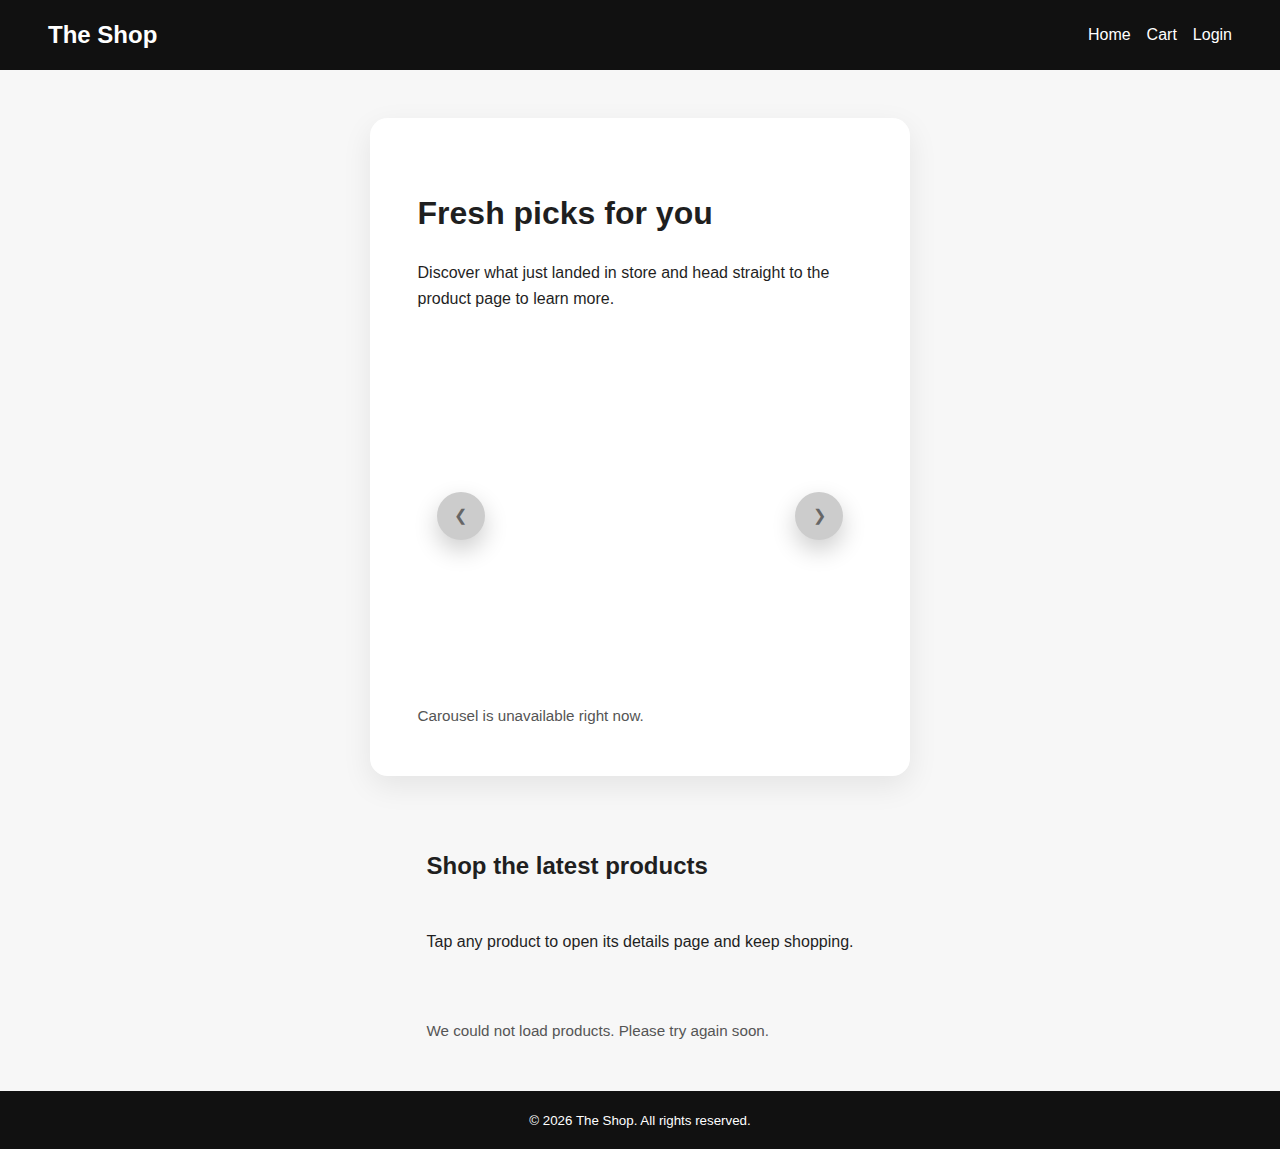
<file: index.html>
<!DOCTYPE html>
<html lang="en">
<head>
    <meta charset="UTF-8">
    <meta name="viewport" content="width=device-width, initial-scale=1.0">
    <title>The Shop | New Arrivals</title>
    <meta name="description" content="Browse the latest products and shop the best deals at The Shop.">
    <link rel="stylesheet" href="css/styles.css">
</head>
<body>
    <header class="site-header">
        <div class="site-header__brand">
            <a href="index.html" class="site-header__logo">The Shop</a>
        </div>
        <button class="site-header__toggle" aria-label="Open menu" aria-controls="site-navigation" aria-haspopup="true" aria-expanded="false" data-nav-toggle>
            <svg width="24" height="24" viewBox="0 0 24 24" aria-hidden="true" focusable="false">
                <path d="M3 6h18M3 12h18M3 18h18" stroke="currentColor" stroke-width="2" stroke-linecap="round" stroke-linejoin="round" />
            </svg>
        </button>
        <nav class="site-nav" aria-label="Site" data-nav id="site-navigation">
            <button class="site-nav__close" aria-label="Close menu" data-nav-close>&times;</button>
            <a href="index.html" aria-current="page">Home</a>
            <a href="cart.html">Cart</a>
            <a href="account/login.html">Login</a>
        </nav>
        <div class="site-nav__overlay" data-nav-overlay hidden></div>
    </header>

    <main>
        <section class="hero" aria-labelledby="latest-products-title">
            <div class="hero__intro">
                <h1 id="latest-products-title">Fresh picks for you</h1>
                <p>Discover what just landed in store and head straight to the product page to learn more.</p>
            </div>

            <div class="carousel" data-carousel>
                <div class="carousel__container">
                    <button class="carousel__control" data-carousel-prev type="button" aria-label="View previous product">&#10094;</button>
                    <div class="carousel__slides" data-carousel-track aria-live="polite"></div>
                    <button class="carousel__control" data-carousel-next type="button" aria-label="View next product">&#10095;</button>
                </div>
            </div>
            <p class="hero__status" data-carousel-status aria-live="polite"></p>
        </section>

        <section class="products" aria-labelledby="product-grid-title">
            <div class="products__header">
                <h2 id="product-grid-title">Shop the latest products</h2>
                <p class="products__hint">Tap any product to open its details page and keep shopping.</p>
            </div>
            <div class="product-grid" data-product-grid aria-live="polite"></div>
            <p class="products__status" data-products-status aria-live="polite"></p>
        </section>
    </main>

    <footer class="site-footer">
        <small>&copy; <span data-year></span> The Shop. All rights reserved.</small>
    </footer>

    <template id="carousel-slide-template">
        <article class="carousel__slide" data-slide>
            <img class="carousel__image" alt="">
            <div class="carousel__body">
                <p class="carousel__tag" data-product-tags></p>
                <h3 class="carousel__title"></h3>
                <p class="carousel__price">
                    <span class="carousel__price-current" data-price-current></span>
                    <span class="carousel__price-original" data-price-original></span>
                </p>
                <a class="carousel__cta" data-product-link>View product</a>
            </div>
        </article>
    </template>

    <template id="product-card-template">
        <a class="product-card" data-product-card>
            <img class="product-card__image" alt="">
            <span class="product-card__title"></span>
            <span class="product-card__price" data-card-price></span>
        </a>
    </template>

    <script src="js/utils/config.js" defer></script>
    <script src="js/utils/services.js" defer></script>
    <script src="js/utils/dom.js" defer></script>
    <script src="js/site-nav.js" defer></script>
    <script src="js/home.js" defer></script>
</body>
</html>
</file>
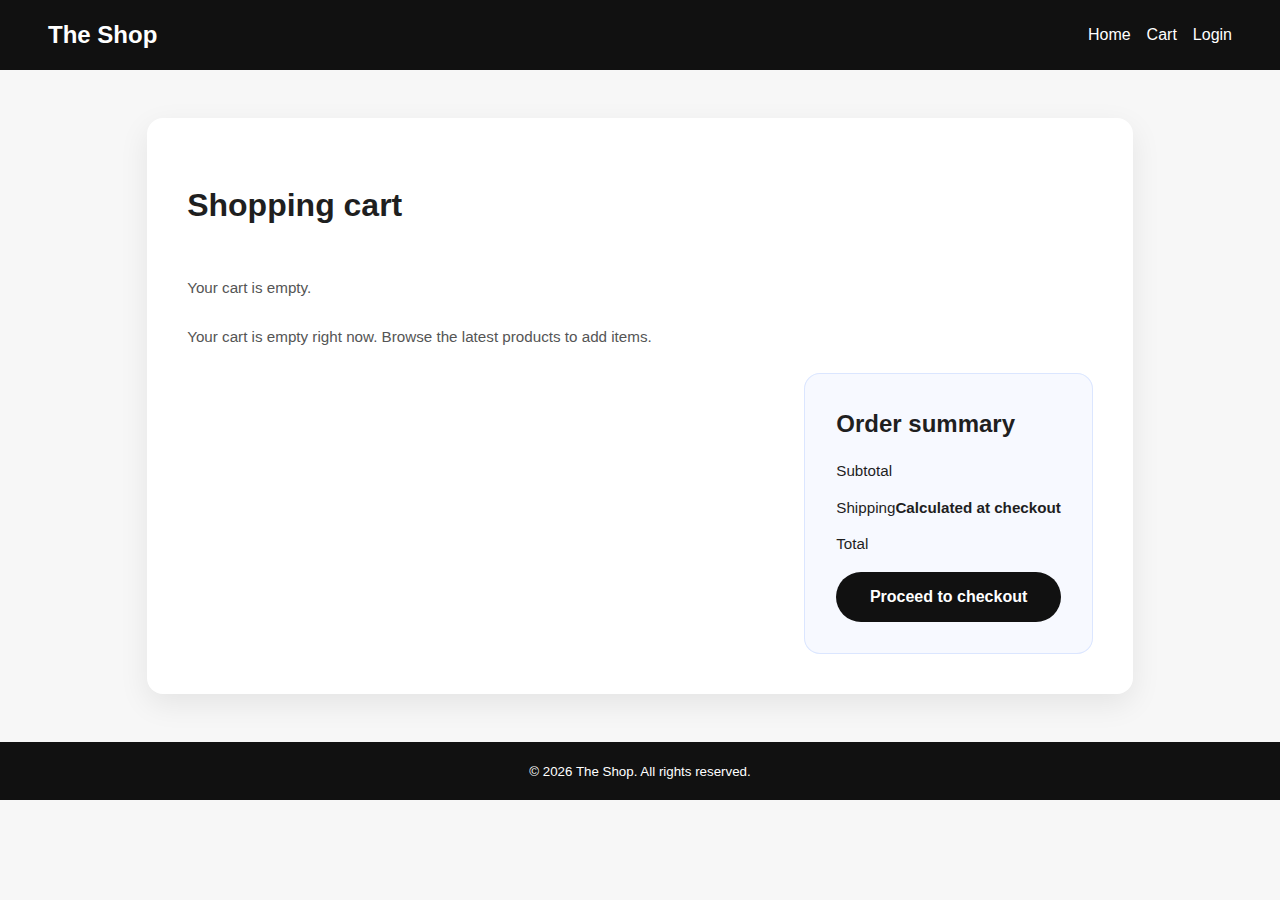
<file: cart.html>
<!DOCTYPE html>
<html lang="en">
<head>
	<meta charset="UTF-8">
	<meta name="viewport" content="width=device-width, initial-scale=1.0">
	<title>The Shop | Cart</title>
	<meta name="description" content="Review the items in your shopping cart before checkout.">
	<link rel="stylesheet" href="css/styles.css">
</head>
<body>
	<header class="site-header">
		<div class="site-header__brand">
			<a href="index.html" class="site-header__logo">The Shop</a>
		</div>
		<button class="site-header__toggle" aria-label="Open menu" aria-controls="site-navigation" aria-haspopup="true" aria-expanded="false" data-nav-toggle>
			<svg width="24" height="24" viewBox="0 0 24 24" aria-hidden="true" focusable="false">
				<path d="M3 6h18M3 12h18M3 18h18" stroke="currentColor" stroke-width="2" stroke-linecap="round" stroke-linejoin="round" />
			</svg>
		</button>
		<nav class="site-nav" aria-label="Site" data-nav id="site-navigation">
			<button class="site-nav__close" aria-label="Close menu" data-nav-close>&times;</button>
			<a href="index.html">Home</a>
			<a href="cart.html" aria-current="page">Cart</a>
			<a href="account/login.html">Login</a>
		</nav>
		<div class="site-nav__overlay" data-nav-overlay hidden></div>
	</header>

	<main>
		<section class="cart-page" aria-labelledby="cart-title">
			<h1 id="cart-title">Shopping cart</h1>
			<p class="cart-page__status" data-cart-status role="status" aria-live="polite"></p>

			<p class="cart-page__empty" data-cart-empty hidden>
				Your cart is empty right now. Browse the <a href="index.html">latest products</a> to add items.
			</p>

			<div class="cart-layout" data-cart-view hidden>
				<div class="cart-items" data-cart-list></div>

				<aside class="cart-summary" aria-labelledby="cart-summary-title">
					<h2 id="cart-summary-title">Order summary</h2>
					<dl class="cart-summary__totals">
						<div>
							<dt>Subtotal</dt>
							<dd data-cart-subtotal></dd>
						</div>
						<div>
							<dt>Shipping</dt>
							<dd data-cart-shipping>Calculated at checkout</dd>
						</div>
						<div>
							<dt>Total</dt>
							<dd data-cart-total></dd>
						</div>
					</dl>
					<a href="checkout.html" class="cart-summary__checkout">Proceed to checkout</a>
				</aside>
			</div>
		</section>
	</main>

	<footer class="site-footer">
		<small>&copy; <span data-year></span> The Shop. All rights reserved.</small>
	</footer>

	<template id="cart-item-template">
		<article class="cart-item" data-line-item>
			<img class="cart-item__image" alt="">
			<div class="cart-item__details">
				<h3 class="cart-item__title"></h3>
				<p class="cart-item__meta">
					<span class="cart-item__price" data-item-price></span>
				</p>
				<div class="cart-item__quantity-controls" role="group" aria-label="Adjust quantity">
					<button type="button" class="cart-item__quantity-btn" data-item-action="decrease" aria-label="Decrease quantity">
						<span aria-hidden="true">&minus;</span>
					</button>
					<span class="cart-item__quantity-value" data-item-quantity aria-live="polite" aria-atomic="true"></span>
					<button type="button" class="cart-item__quantity-btn" data-item-action="increase" aria-label="Increase quantity">
						<span aria-hidden="true">+</span>
					</button>
				</div>
			</div>
			<div class="cart-item__summary">
				<p class="cart-item__total" data-item-total></p>
				<button type="button" class="cart-item__remove" data-item-action="remove">Remove</button>
			</div>
		</article>
	</template>

	<script src="js/utils/config.js" defer></script>
	<script src="js/utils/services.js" defer></script>
	<script src="js/utils/cart.js" defer></script>
	<script src="js/utils/dom.js" defer></script>
	<script src="js/site-nav.js" defer></script>
	<script src="js/cart.js" defer></script>
</body>
</html>
</file>
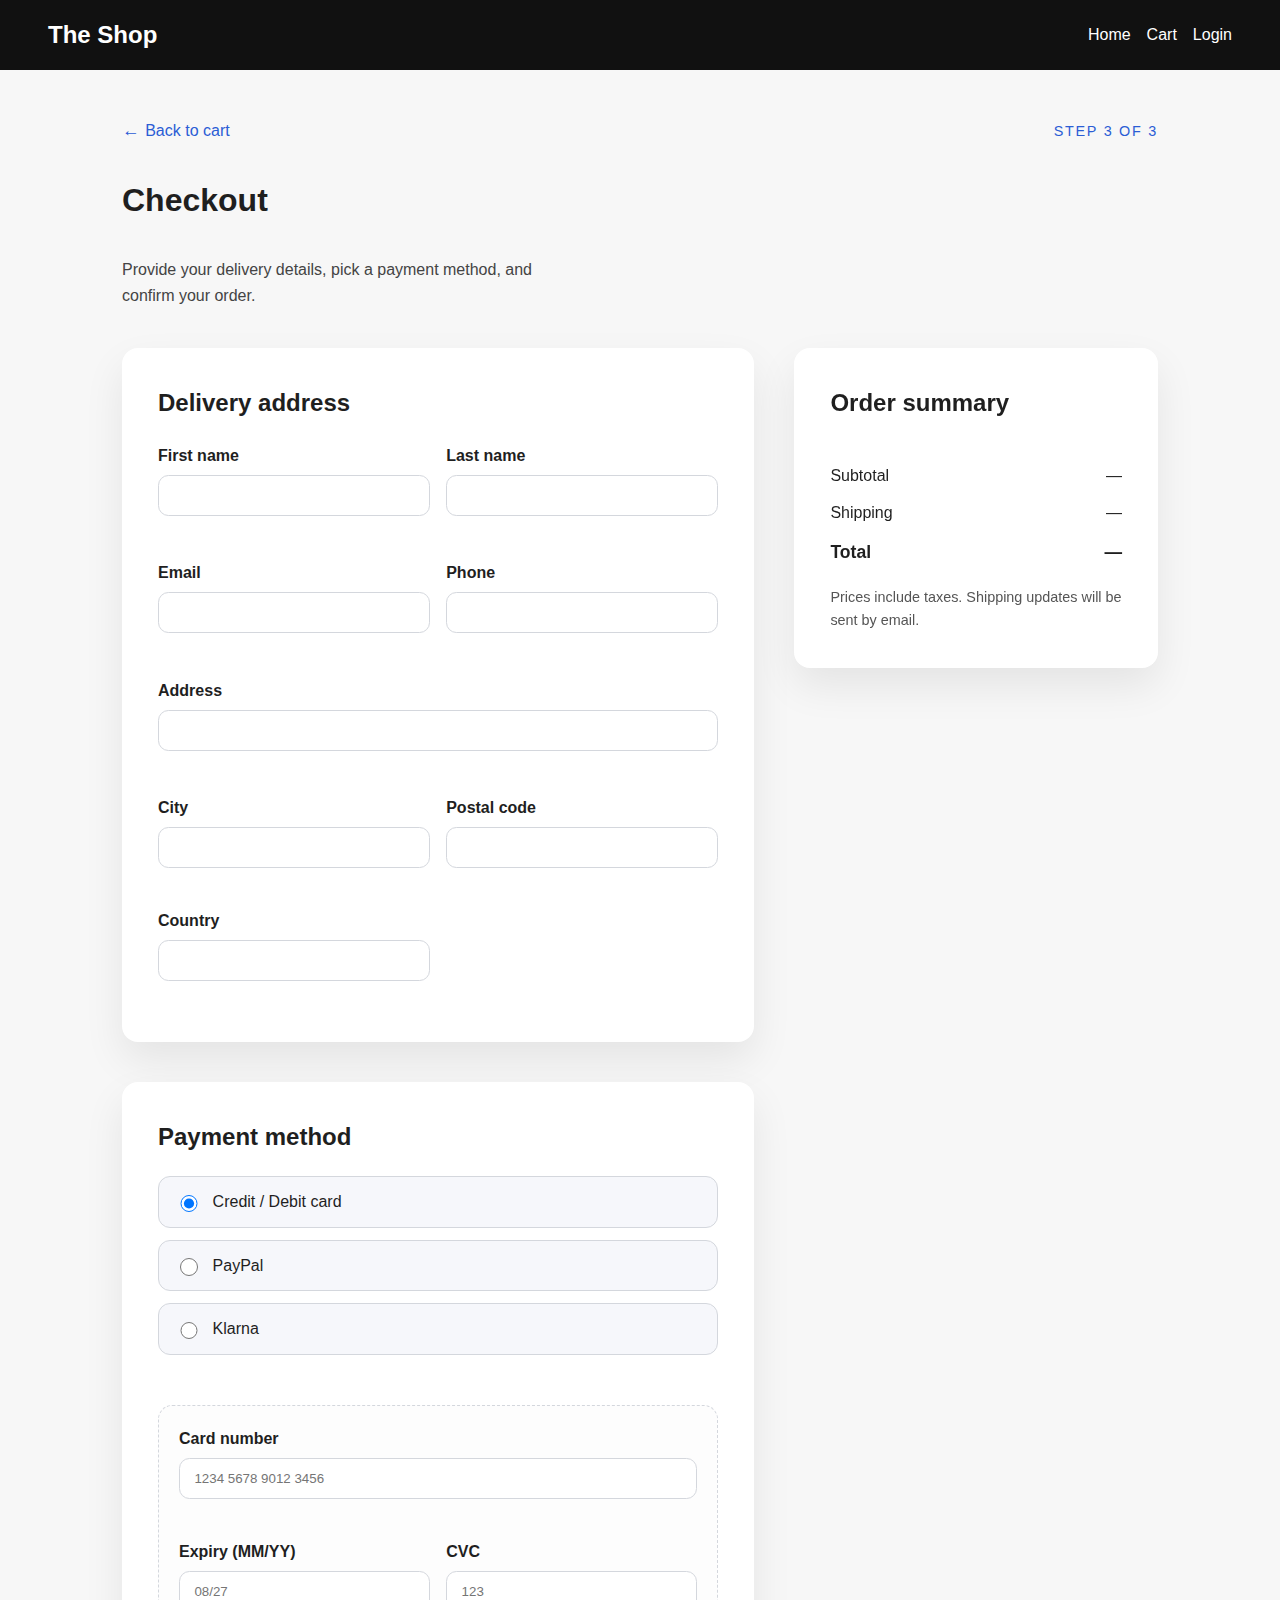
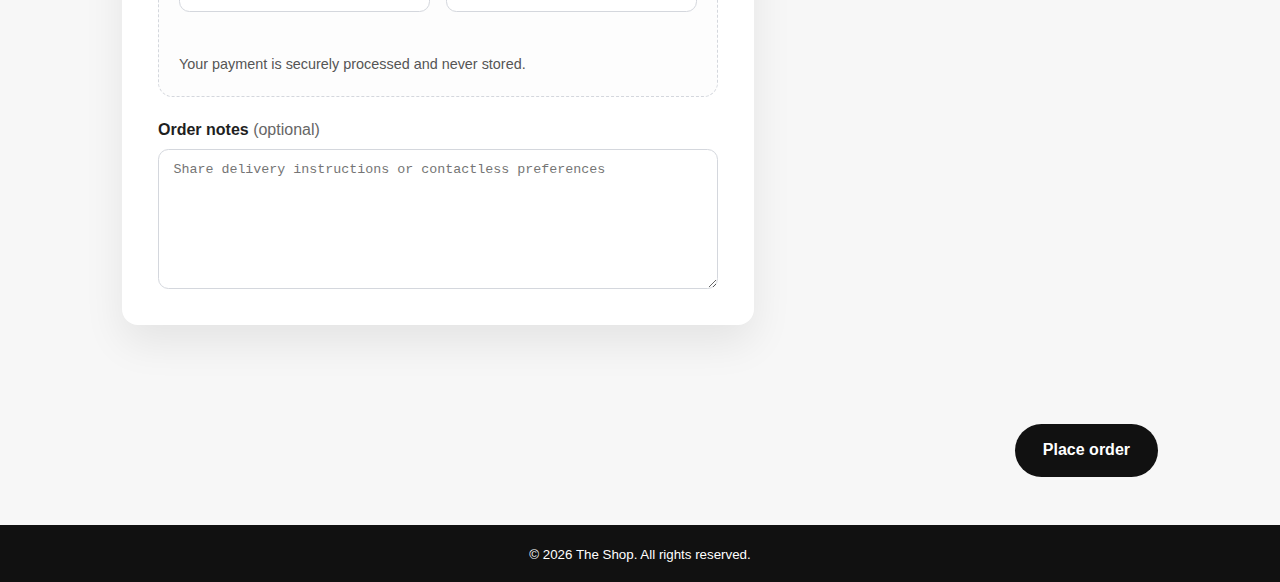
<file: checkout.html>
<!DOCTYPE html>
<html lang="en">
<head>
	<meta charset="UTF-8">
	<meta name="viewport" content="width=device-width, initial-scale=1.0">
	<title>The Shop | Checkout</title>
	<meta name="description" content="Review your cart, add delivery details, and place your order at The Shop.">
	<link rel="stylesheet" href="css/styles.css">
</head>
<body>
	<header class="site-header">
		<div class="site-header__brand">
			<a href="index.html" class="site-header__logo">The Shop</a>
		</div>
		<button class="site-header__toggle" aria-label="Open menu" aria-controls="site-navigation" aria-haspopup="true" aria-expanded="false" data-nav-toggle>
			<svg width="24" height="24" viewBox="0 0 24 24" aria-hidden="true" focusable="false">
				<path d="M3 6h18M3 12h18M3 18h18" stroke="currentColor" stroke-width="2" stroke-linecap="round" stroke-linejoin="round" />
			</svg>
		</button>
		<nav class="site-nav" aria-label="Primary" data-nav id="site-navigation">
			<button class="site-nav__close" aria-label="Close menu" data-nav-close>&times;</button>
			<a href="index.html">Home</a>
			<a href="cart.html">Cart</a>
			<a href="account/login.html">Login</a>
		</nav>
		<div class="site-nav__overlay" data-nav-overlay hidden></div>
	</header>

	<main class="checkout-main" aria-labelledby="checkout-title">
		<header class="checkout-intro">
			<div class="checkout-intro__top">
				<a class="checkout-intro__back" href="cart.html">
					<span class="checkout-intro__back-icon" aria-hidden="true">&larr;</span>
					<span>Back to cart</span>
				</a>
				<p class="checkout-intro__step">Step 3 of 3</p>
			</div>
			<h1 id="checkout-title">Checkout</h1>
			<p class="checkout-intro__hint">Provide your delivery details, pick a payment method, and confirm your order.</p>
		</header>

		<form class="checkout-form" data-checkout-form novalidate>
			<div class="checkout-grid">
				<section class="checkout-section" aria-labelledby="delivery-title">
					<h2 id="delivery-title">Delivery address</h2>
					<div class="form-field-group">
						<div class="form-field">
							<label for="first-name">First name</label>
							<input type="text" id="first-name" name="firstName" autocomplete="given-name" required>
							<small class="field-error" data-error-for="firstName" aria-live="polite"></small>
						</div>
						<div class="form-field">
							<label for="last-name">Last name</label>
							<input type="text" id="last-name" name="lastName" autocomplete="family-name" required>
							<small class="field-error" data-error-for="lastName" aria-live="polite"></small>
						</div>
					</div>

					<div class="form-field-group">
						<div class="form-field">
							<label for="email">Email</label>
							<input type="email" id="email" name="email" autocomplete="email" required>
							<small class="field-error" data-error-for="email" aria-live="polite"></small>
						</div>
						<div class="form-field">
							<label for="phone">Phone</label>
							<input type="tel" id="phone" name="phone" autocomplete="tel" required>
							<small class="field-error" data-error-for="phone" aria-live="polite"></small>
						</div>
					</div>

					<div class="form-field">
						<label for="address">Address</label>
						<input type="text" id="address" name="address" autocomplete="street-address" required>
						<small class="field-error" data-error-for="address" aria-live="polite"></small>
					</div>

					<div class="form-field-group">
						<div class="form-field">
							<label for="city">City</label>
							<input type="text" id="city" name="city" autocomplete="address-level2" required>
							<small class="field-error" data-error-for="city" aria-live="polite"></small>
						</div>
						<div class="form-field">
							<label for="postal">Postal code</label>
							<input type="text" id="postal" name="postal" autocomplete="postal-code" required>
							<small class="field-error" data-error-for="postal" aria-live="polite"></small>
						</div>
						<div class="form-field">
							<label for="country">Country</label>
							<input type="text" id="country" name="country" autocomplete="country-name" required>
							<small class="field-error" data-error-for="country" aria-live="polite"></small>
						</div>
					</div>
				</section>

				<section class="checkout-section" aria-labelledby="payment-title">
					<h2 id="payment-title">Payment method</h2>
					<fieldset class="payment-options">
						<legend class="sr-only">Select a payment option</legend>
						<label class="payment-option">
							<input type="radio" name="paymentMethod" value="card" checked>
							<span>Credit / Debit card</span>
						</label>
						<label class="payment-option">
							<input type="radio" name="paymentMethod" value="paypal">
							<span>PayPal</span>
						</label>
						<label class="payment-option">
							<input type="radio" name="paymentMethod" value="klarna">
							<span>Klarna</span>
						</label>
						<small class="field-error" data-error-for="paymentMethod" aria-live="polite"></small>
					</fieldset>

					<div class="payment-card" data-card-fields>
						<div class="form-field">
							<label for="card-number">Card number</label>
							<input type="text" id="card-number" name="cardNumber" inputmode="numeric" autocomplete="cc-number" placeholder="1234 5678 9012 3456">
							<small class="field-error" data-error-for="cardNumber" aria-live="polite"></small>
						</div>

						<div class="form-field-group">
							<div class="form-field">
								<label for="card-expiry">Expiry (MM/YY)</label>
								<input type="text" id="card-expiry" name="cardExpiry" inputmode="numeric" autocomplete="cc-exp" placeholder="08/27">
								<small class="field-error" data-error-for="cardExpiry" aria-live="polite"></small>
							</div>
							<div class="form-field">
								<label for="card-cvc">CVC</label>
								<input type="text" id="card-cvc" name="cardCvc" inputmode="numeric" autocomplete="cc-csc" placeholder="123">
								<small class="field-error" data-error-for="cardCvc" aria-live="polite"></small>
							</div>
						</div>
						<p class="payment-card__hint">Your payment is securely processed and never stored.</p>
					</div>

					<div class="form-field">
						<label for="order-notes">Order notes <span class="optional">(optional)</span></label>
						<textarea id="order-notes" name="orderNotes" rows="3" placeholder="Share delivery instructions or contactless preferences"></textarea>
					</div>
				</section>

				<aside class="checkout-summary" aria-labelledby="summary-title">
					<h2 id="summary-title">Order summary</h2>
					<ul class="checkout-summary__items" data-summary-items></ul>
					<p class="checkout-summary__empty" data-summary-empty hidden>Your cart is empty right now. Add an item to proceed.</p>
					<dl class="checkout-summary__totals">
						<div>
							<dt>Subtotal</dt>
							<dd data-summary-subtotal>—</dd>
						</div>
						<div>
							<dt>Shipping</dt>
							<dd data-summary-shipping>—</dd>
						</div>
						<div class="checkout-summary__grand">
							<dt>Total</dt>
							<dd data-summary-total>—</dd>
						</div>
					</dl>
					<p class="checkout-summary__note">Prices include taxes. Shipping updates will be sent by email.</p>
				</aside>
			</div>

			<p class="form-message" data-form-message role="status" aria-live="polite"></p>
			<button class="checkout-submit" type="submit">Place order</button>
		</form>
	</main>

	<footer class="site-footer">
		<small>&copy; <span data-year></span> The Shop. All rights reserved.</small>
	</footer>

	<script src="js/utils/config.js" defer></script>
	<script src="js/site-nav.js" defer></script>
	<script src="js/utils/services.js" defer></script>
	<script src="js/cart.js" defer></script>
	<script src="js/utils/orders.js" defer></script>
	<script src="js/utils/dom.js" defer></script>
	<script src="js/checkout.js" defer></script>
</body>
</html>
</file>
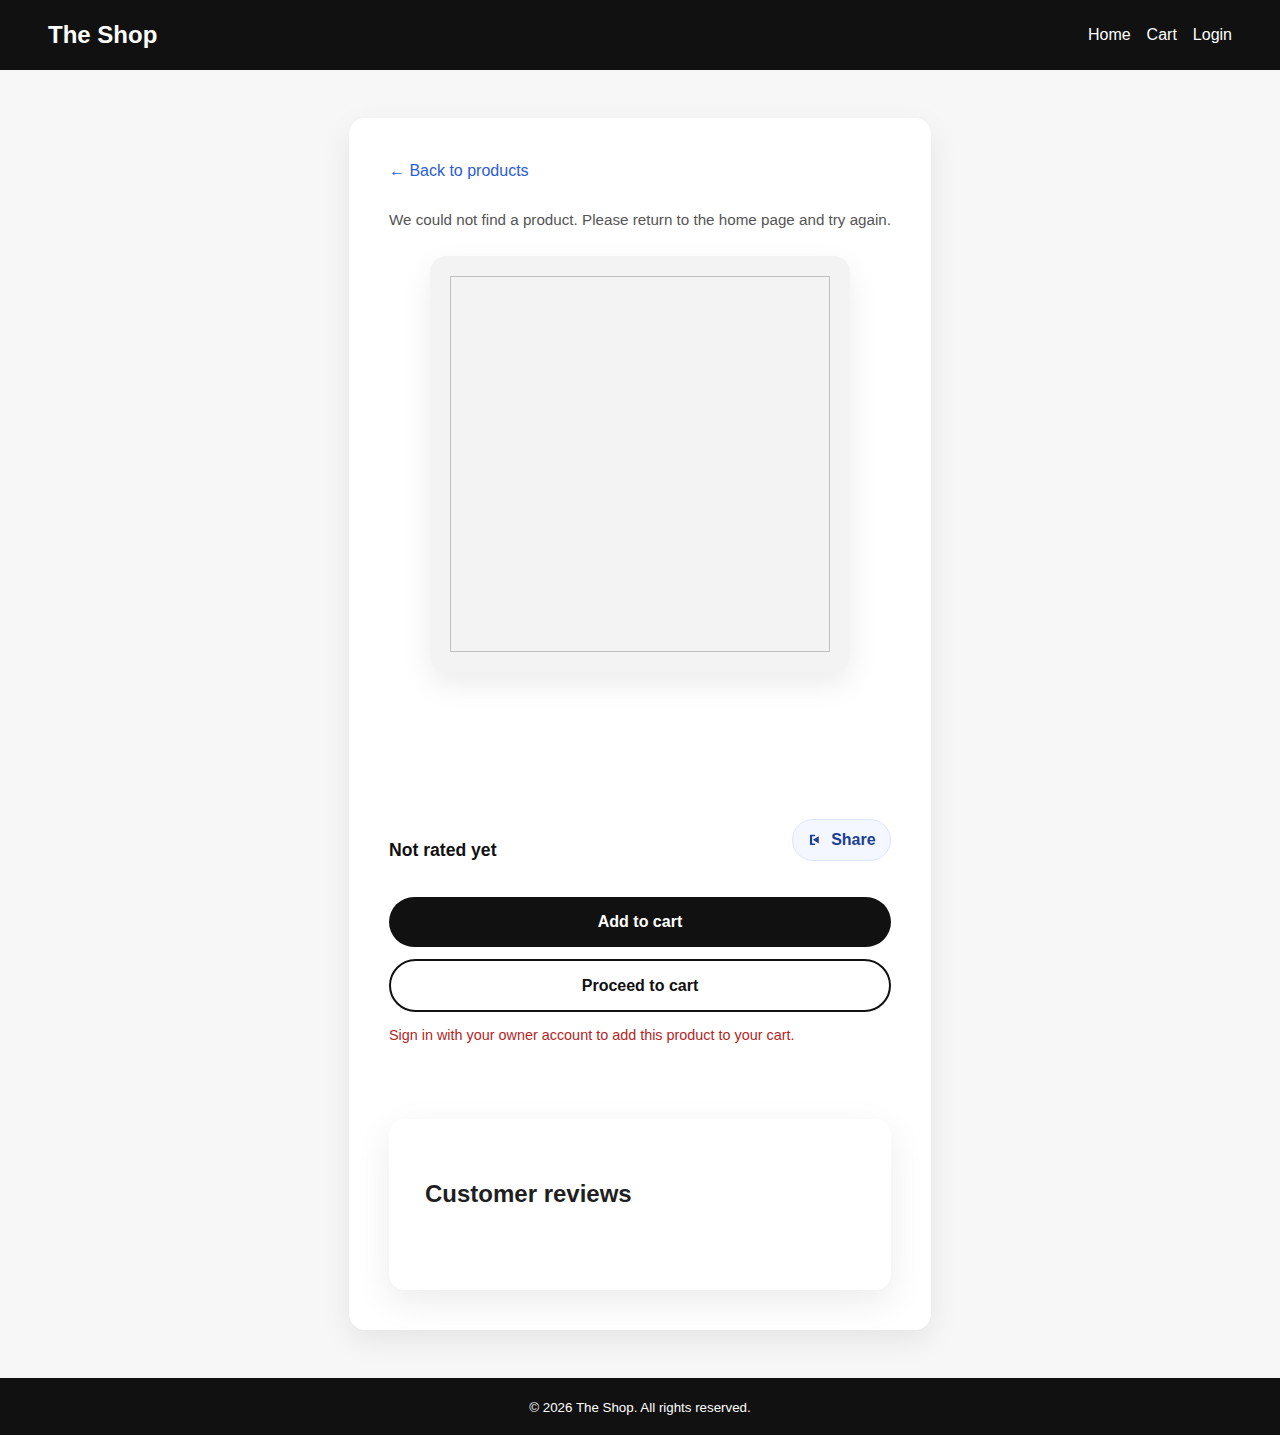
<file: product.html>
<!DOCTYPE html>
<html lang="en">
<head>
	<meta charset="UTF-8">
	<meta name="viewport" content="width=device-width, initial-scale=1.0">
	<title>The Shop | Product</title>
	<meta name="description" content="View product details, pricing, and availability at The Shop.">
	<link rel="stylesheet" href="css/styles.css">
</head>
<body>
	<header class="site-header">
		<div class="site-header__brand">
			<a href="index.html" class="site-header__logo">The Shop</a>
		</div>
		<button class="site-header__toggle" aria-label="Open menu" aria-controls="site-navigation" aria-haspopup="true" aria-expanded="false" data-nav-toggle>
			<svg width="24" height="24" viewBox="0 0 24 24" aria-hidden="true" focusable="false">
				<path d="M3 6h18M3 12h18M3 18h18" stroke="currentColor" stroke-width="2" stroke-linecap="round" stroke-linejoin="round" />
			</svg>
		</button>
		<nav class="site-nav" aria-label="Site" data-nav id="site-navigation">
			<button class="site-nav__close" aria-label="Close menu" data-nav-close>&times;</button>
			<a href="index.html">Home</a>
			<a href="cart.html">Cart</a>
			<a href="account/login.html">Login</a>
		</nav>
		<div class="site-nav__overlay" data-nav-overlay hidden></div>
	</header>

	<main>
		<section class="product-page" aria-labelledby="product-title">
			<a href="index.html" class="product-page__back">&larr; Back to products</a>
			<p class="product-page__status" data-product-status role="status" aria-live="polite"></p>

			<article class="product-detail" data-product-view hidden>
				<div class="product-detail__media">
					<img class="product-detail__image" data-product-image alt="">
				</div>

				<div class="product-detail__info">
					<p class="product-detail__tags" data-product-tags></p>
					<h1 id="product-title" data-product-title></h1>
					<p class="product-detail__description" data-product-description></p>
					<p class="product-detail__price">
						<span class="product-detail__price-current" data-product-price></span>
						<span class="product-detail__price-original" data-product-price-original hidden></span>
					</p>

					<div class="product-detail__meta">
						<p class="product-detail__rating" data-product-rating>
							<span class="product-detail__rating-value" data-product-rating-value>Not rated yet</span>
							<span class="product-detail__rating-count" data-product-rating-count></span>
						</p>
						<div class="product-detail__share">
							<button type="button" class="product-detail__share-btn" data-product-share aria-label="Share this product">
								<svg class="product-detail__share-icon" viewBox="0 0 24 24" aria-hidden="true" focusable="false">
									<path d="M8 12l8-5v10l-8-5z" fill="currentColor"></path>
									<path d="M5 5h6v2H7v10h4v2H5a1 1 0 0 1-1-1V6a1 1 0 0 1 1-1z" fill="currentColor"></path>
								</svg>
								<span class="product-detail__share-text">Share</span>
							</button>
							<p class="product-detail__share-status" data-product-share-status aria-live="polite"></p>
						</div>
					</div>

					<div class="product-detail__actions" data-product-actions>
						<button type="button" class="product-detail__cart-btn" data-add-to-cart>Add to cart</button>
						<a class="product-detail__cart-btn product-detail__cart-btn--secondary" href="cart.html" data-proceed-to-cart>Proceed to cart</a>
						<p class="product-detail__auth" data-product-auth-note hidden>Sign in with your owner account to add this product to your cart.</p>
						<p class="product-detail__note" data-product-cart-note>Review everything you add from the cart page before checking out.</p>
					</div>
				</div>
			</article>

			<section class="product-reviews" aria-labelledby="reviews-title" data-product-reviews hidden>
				<div class="product-reviews__header">
					<h2 id="reviews-title">Customer reviews</h2>
					<p class="product-reviews__summary" data-product-review-summary></p>
				</div>
				<p class="product-reviews__empty" data-product-review-empty hidden>No reviews yet. Be the first to share your thoughts.</p>
				<ul class="product-reviews__list" data-product-review-list></ul>
			</section>
		</section>
	</main>

	<footer class="site-footer">
		<small>&copy; <span data-year></span> The Shop. All rights reserved.</small>
	</footer>

	<script src="js/utils/config.js" defer></script>
	<script src="js/utils/services.js" defer></script>
	<script src="js/utils/cart.js" defer></script>
	<script src="js/utils/dom.js" defer></script>
	<script src="js/site-nav.js" defer></script>
	<script src="js/product.js" defer></script>
</body>
</html>
</file>
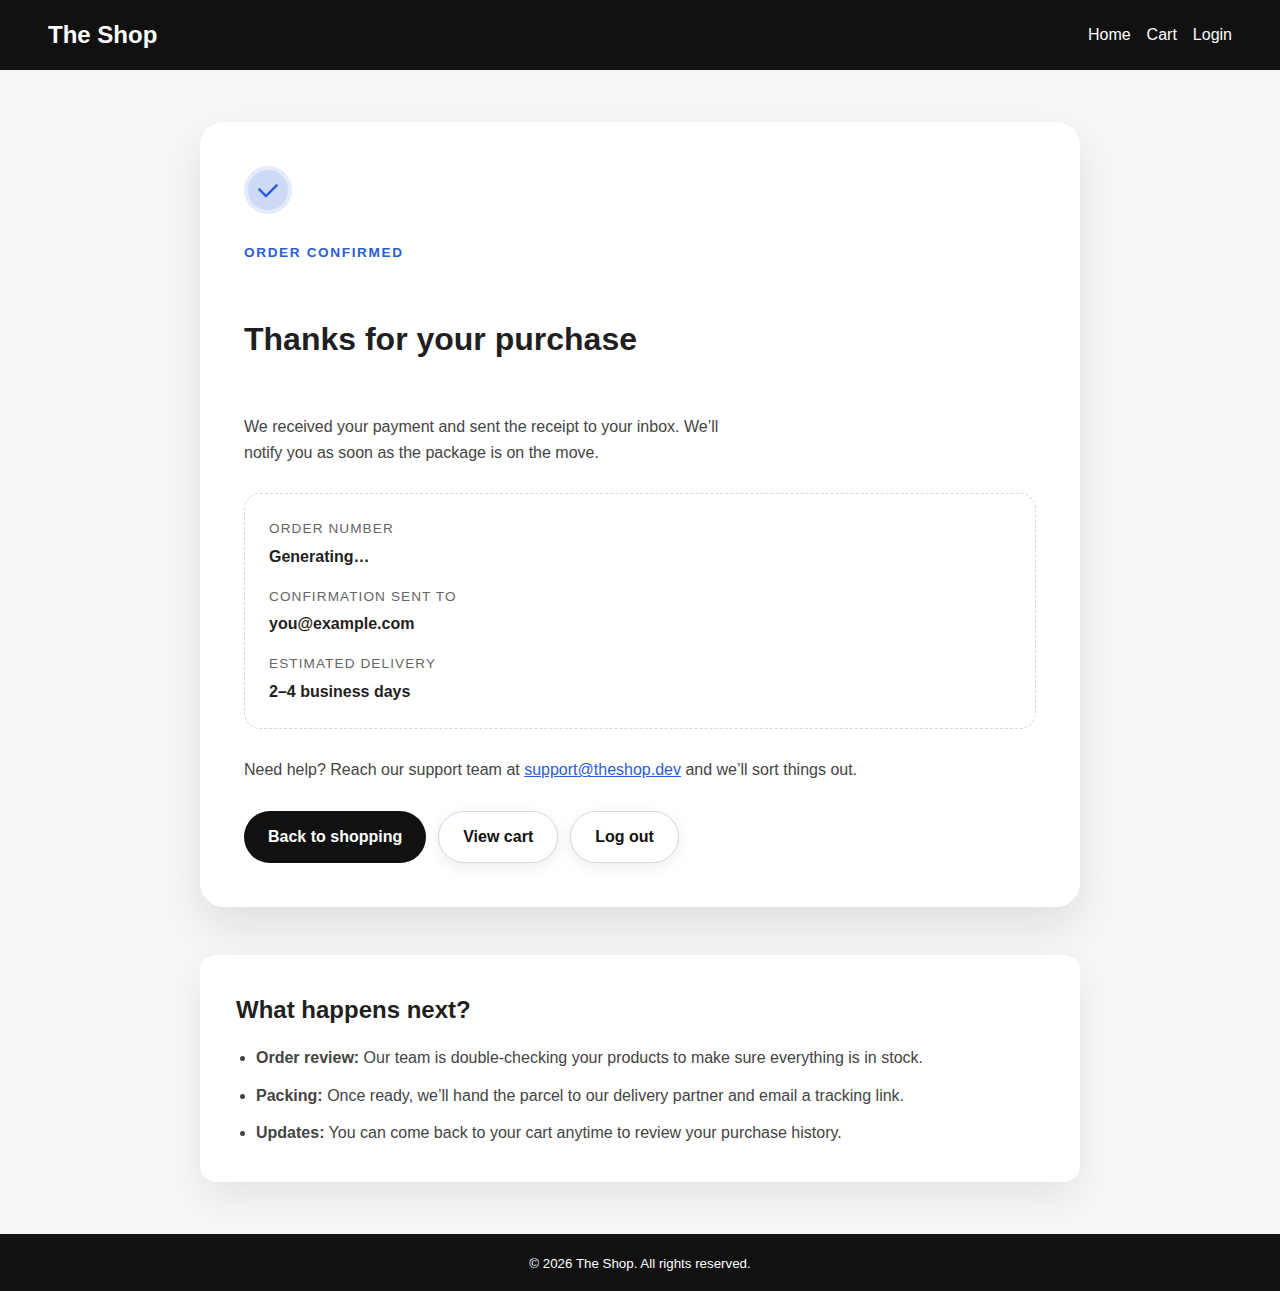
<file: success.html>
<!DOCTYPE html>
<html lang="en">
<head>
	<meta charset="UTF-8">
	<meta name="viewport" content="width=device-width, initial-scale=1.0">
	<title>The Shop | Order confirmed</title>
	<meta name="description" content="Thank you for shopping with The Shop. Your order is confirmed and on its way.">
	<link rel="stylesheet" href="css/styles.css">
</head>
<body>
	<header class="site-header">
		<div class="site-header__brand">
			<a href="index.html" class="site-header__logo">The Shop</a>
		</div>
		<button class="site-header__toggle" aria-label="Open menu" aria-controls="site-navigation" aria-haspopup="true" aria-expanded="false" data-nav-toggle>
			<svg width="24" height="24" viewBox="0 0 24 24" aria-hidden="true" focusable="false">
				<path d="M3 6h18M3 12h18M3 18h18" stroke="currentColor" stroke-width="2" stroke-linecap="round" stroke-linejoin="round" />
			</svg>
		</button>
		<nav class="site-nav" aria-label="Primary" data-nav id="site-navigation">
			<button class="site-nav__close" aria-label="Close menu" data-nav-close>&times;</button>
			<a href="index.html">Home</a>
			<a href="cart.html">Cart</a>
			<a href="account/login.html">Login</a>
		</nav>
		<div class="site-nav__overlay" data-nav-overlay hidden></div>
	</header>

	<main class="success-main" aria-labelledby="success-title">
		<section class="success-card">
			<div class="success-card__icon" aria-hidden="true">
				<svg width="40" height="40" viewBox="0 0 40 40" fill="none" xmlns="http://www.w3.org/2000/svg">
					<circle cx="20" cy="20" r="20" fill="currentColor" opacity="0.12" />
					<path d="M28.667 15.333 17.958 26.042l-6.625-6.625" stroke="currentColor" stroke-width="2.4" stroke-linecap="round" stroke-linejoin="round" />
				</svg>
			</div>
			<p class="success-card__eyebrow">Order confirmed</p>
			<h1 id="success-title">Thanks for your purchase</h1>
			<p class="success-card__intro">We received your payment and sent the receipt to your inbox. We&rsquo;ll notify you as soon as the package is on the move.</p>

			<dl class="success-card__details">
				<div>
					<dt>Order number</dt>
					<dd data-order-number>Generating&hellip;</dd>
				</div>
				<div>
					<dt>Confirmation sent to</dt>
					<dd>you@example.com</dd>
				</div>
				<div>
					<dt>Estimated delivery</dt>
					<dd>2&ndash;4 business days</dd>
				</div>
			</dl>

			<p class="success-card__note">Need help? Reach our support team at <a href="mailto:support@theshop.dev">support@theshop.dev</a> and we&rsquo;ll sort things out.</p>

			<div class="success-card__actions">
				<a class="button" href="index.html">Back to shopping</a>
				<a class="button button--secondary" href="cart.html">View cart</a>
				<button type="button" class="button button--secondary" data-logout hidden>Log out</button>
			</div>
			<p class="success-card__logout-message" data-logout-message hidden role="status" aria-live="polite"></p>
		</section>

		<section class="success-followup" aria-label="Next steps">
			<h2>What happens next?</h2>
			<ul>
				<li><strong>Order review:</strong> Our team is double-checking your products to make sure everything is in stock.</li>
				<li><strong>Packing:</strong> Once ready, we&rsquo;ll hand the parcel to our delivery partner and email a tracking link.</li>
				<li><strong>Updates:</strong> You can come back to your cart anytime to review your purchase history.</li>
			</ul>
		</section>
	</main>

	<footer class="site-footer">
		<small>&copy; <span data-year></span> The Shop. All rights reserved.</small>
	</footer>

	<script src="js/utils/config.js" defer></script>
	<script src="js/utils/services.js" defer></script>
	<script src="js/cart.js" defer></script>
	<script src="js/utils/orders.js" defer></script>
	<script src="js/utils/dom.js" defer></script>
	<script src="js/site-nav.js" defer></script>
	<script src="js/success.js" defer></script>
</body>
</html>
</file>
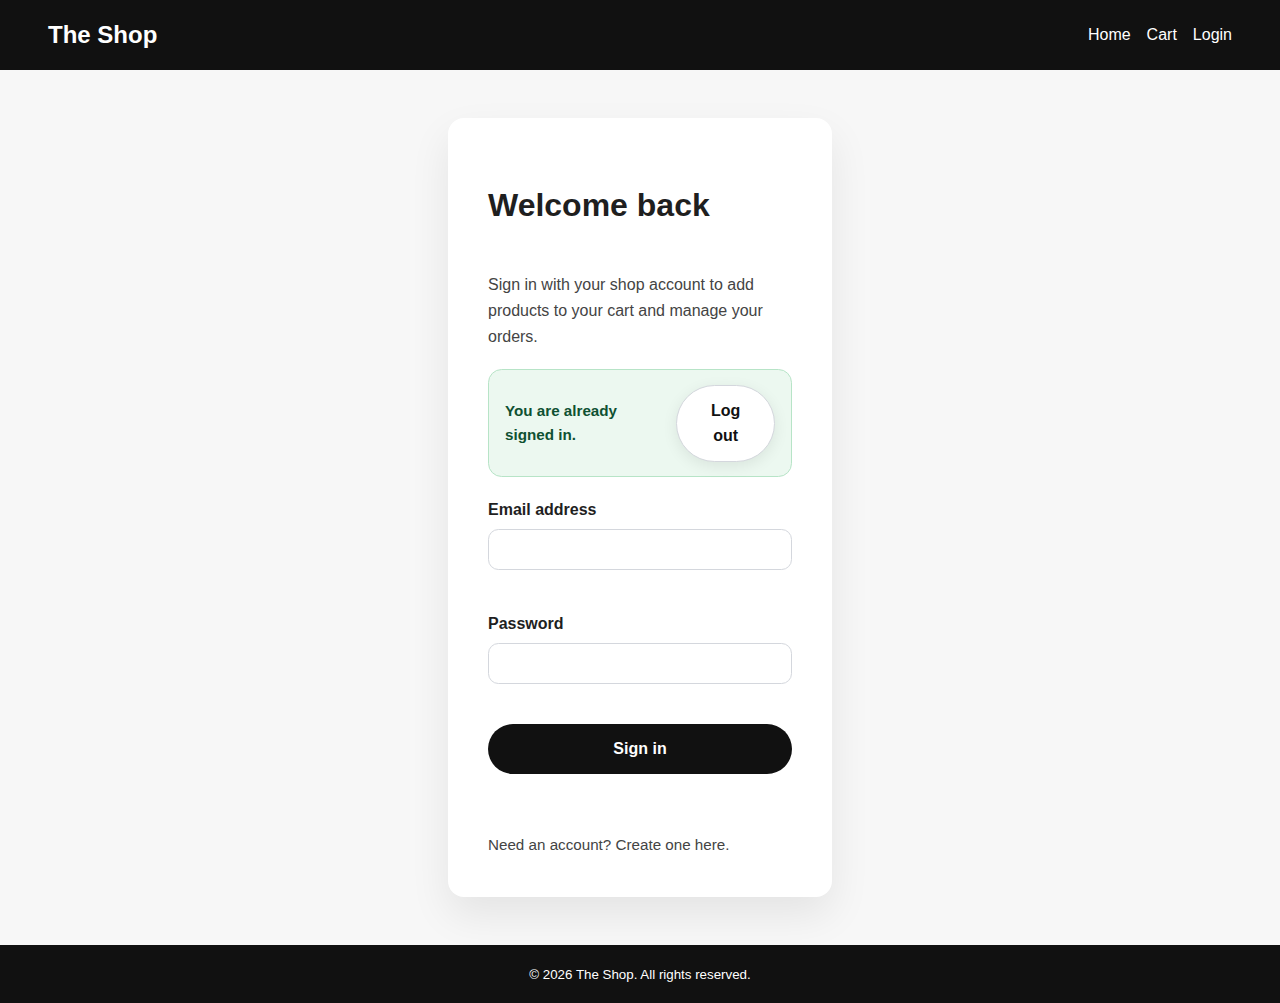
<file: account/login.html>
<!DOCTYPE html>
<html lang="en">
<head>
	<meta charset="UTF-8">
	<meta name="viewport" content="width=device-width, initial-scale=1.0">
	<title>The Shop | Sign in</title>
	<meta name="description" content="Sign in to The Shop to access your cart and proceed to checkout.">
	<link rel="stylesheet" href="../css/styles.css">
</head>
<body>
	<header class="site-header">
		<div class="site-header__brand">
			<a href="../index.html" class="site-header__logo">The Shop</a>
		</div>
		<button class="site-header__toggle" aria-label="Open menu" aria-controls="site-navigation" aria-haspopup="true" aria-expanded="false" data-nav-toggle>
			<svg width="24" height="24" viewBox="0 0 24 24" aria-hidden="true" focusable="false">
				<path d="M3 6h18M3 12h18M3 18h18" stroke="currentColor" stroke-width="2" stroke-linecap="round" stroke-linejoin="round" />
			</svg>
		</button>
		<nav class="site-nav" aria-label="Account" data-nav id="site-navigation">
			<button class="site-nav__close" aria-label="Close menu" data-nav-close>&times;</button>
			<a href="../index.html">Home</a>
			<a href="../cart.html">Cart</a>
			<a href="login.html" aria-current="page">Login</a>
		</nav>
		<div class="site-nav__overlay" data-nav-overlay hidden></div>
	</header>

	<main class="auth-main" aria-labelledby="login-title">
		<section class="auth-card">
			<h1 id="login-title">Welcome back</h1>
			<p class="auth-card__intro">Sign in with your shop account to add products to your cart and manage your orders.</p>

			<div class="auth-card__notice" data-auth-status hidden>
				<p class="auth-card__notice-text" data-auth-status-text>
					<strong>You are already signed in.</strong>
				</p>
				<button type="button" class="button button--secondary" data-logout>Log out</button>
			</div>

			<form data-login-form class="auth-form" novalidate>
				<div class="form-field">
					<label for="email">Email address</label>
					<input type="email" id="email" name="email" autocomplete="email" required>
					<small class="field-error" data-error-for="email" aria-live="polite"></small>
				</div>

				<div class="form-field">
					<label for="password">Password</label>
					<input type="password" id="password" name="password" autocomplete="current-password" minlength="8" required>
					<small class="field-error" data-error-for="password" aria-live="polite"></small>
				</div>

				<button type="submit">Sign in</button>
			</form>

			<p class="form-message" data-form-message role="status" aria-live="polite"></p>
			<p class="auth-card__hint">Need an account? <a href="register.html">Create one here.</a></p>
		</section>
	</main>

	<footer class="site-footer">
		<small>&copy; <span data-year></span> The Shop. All rights reserved.</small>
	</footer>

	<script src="../js/utils/config.js" defer></script>
	<script src="../js/utils/services.js" defer></script>
	<script src="../js/utils/dom.js" defer></script>
	<script src="../js/site-nav.js" defer></script>
	<script src="../js/login.js" defer></script>
</body>
</html>
</file>
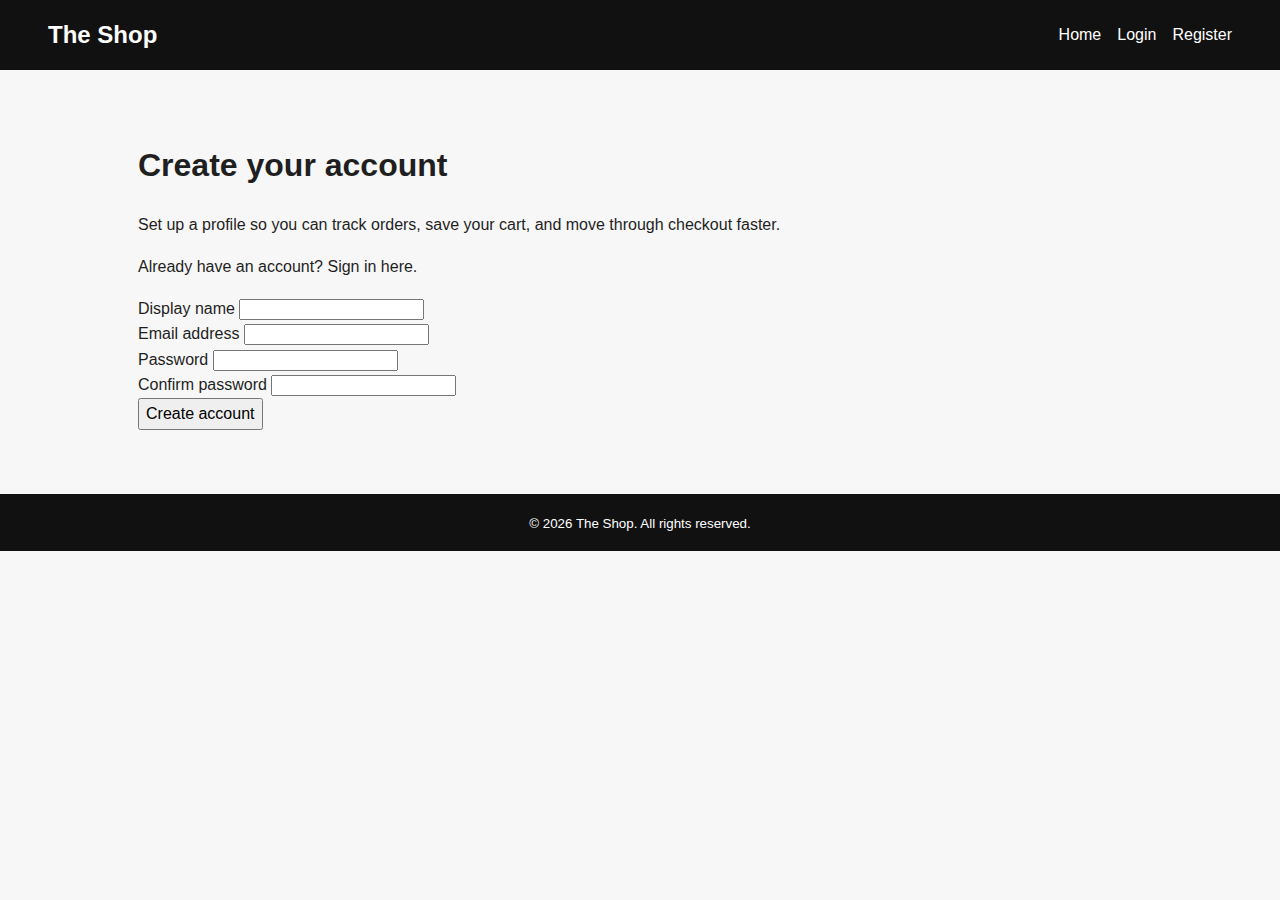
<file: account/register.html>
<!DOCTYPE html>
<html lang="en">
<head>
	<meta charset="UTF-8">
	<meta name="viewport" content="width=device-width, initial-scale=1.0">
	<title>The Shop | Create account</title>
	<meta name="description" content="Create a new account to start shopping at The Shop.">
	<link rel="stylesheet" href="../styles.css">
</head>
<body>
	<header class="site-header">
		<div class="site-header__brand">
			<a href="../index.html" class="site-header__logo">The Shop</a>
		</div>
		<nav class="site-nav" aria-label="Account">
			<a href="../index.html">Home</a>
			<a href="login.html">Login</a>
			<a href="register.html" aria-current="page">Register</a>
		</nav>
	</header>

	<main class="auth-main" aria-labelledby="register-title">
		<section class="auth-card">
			<h1 id="register-title">Create your account</h1>
			<p class="auth-card__intro">Set up a profile so you can track orders, save your cart, and move through checkout faster.</p>
			<p class="auth-card__hint">Already have an account? <a href="login.html">Sign in here.</a></p>

			<form data-register-form class="auth-form" novalidate>
				<div class="form-field">
					<label for="name">Display name</label>
					<input type="text" id="name" name="name" autocomplete="name" required>
					<small class="field-error" data-error-for="name" aria-live="polite"></small>
				</div>

				<div class="form-field">
					<label for="email">Email address</label>
					<input type="email" id="email" name="email" autocomplete="email" required>
					<small class="field-error" data-error-for="email" aria-live="polite"></small>
				</div>

				<div class="form-field">
					<label for="password">Password</label>
					<input type="password" id="password" name="password" autocomplete="new-password" minlength="8" required>
					<small class="field-error" data-error-for="password" aria-live="polite"></small>
				</div>

				<div class="form-field">
					<label for="confirm-password">Confirm password</label>
					<input type="password" id="confirm-password" name="confirmPassword" autocomplete="new-password" minlength="8" required>
					<small class="field-error" data-error-for="confirmPassword" aria-live="polite"></small>
				</div>

				<button type="submit">Create account</button>
			</form>

			<p class="form-message" data-form-message role="status" aria-live="polite"></p>
		</section>
	</main>

	<footer class="site-footer">
		<small>&copy; <span data-year></span> The Shop. All rights reserved.</small>
	</footer>

	<script src="../js/register.js" defer></script>
</body>
</html>
</file>
<file: css/styles.css>
* {
  box-sizing: border-box;
}

body {
  margin: 0;
  font-family: "Segoe UI", Tahoma, Geneva, Verdana, sans-serif;
  background: #f7f7f7;
  color: #1f1f1f;
  line-height: 1.6;
}

img {
  max-width: 100%;
  display: block;
}

a {
  color: inherit;
  text-decoration: none;
}

a:hover,
a:focus {
  text-decoration: underline;
}

button {
  font: inherit;
  cursor: pointer;
}

.site-header,
.site-footer {
  padding: 1rem clamp(1rem, 5vw, 3rem);
  background: #111111;
  color: #ffffff;
}

.site-header {
  display: flex;
  align-items: center;
  justify-content: space-between;
  gap: 1rem;
}

.site-header__logo {
  font-size: 1.5rem;
  font-weight: 600;
}

.site-nav {
  display: flex;
  gap: 1rem;
}

.site-header__toggle {
  display: none;
  border: none;
  background: transparent;
  color: inherit;
  padding: 0.25rem;
}

.site-nav__close {
  display: none;
  background: transparent;
  border: none;
  color: inherit;
  font-size: 1.5rem;
  align-self: flex-end;
}

.site-nav__overlay {
  position: fixed;
  inset: 0;
  background: rgba(0,0,0,0.45);
  z-index: 999;
  opacity: 0;
  transition: opacity 0.2s ease;
  pointer-events: none;
}

.site-nav__overlay.site-nav__overlay--visible {
  opacity: 1;
  pointer-events: auto;
}

body.has-nav-open {
  overflow: hidden;
}

/* Off-canvas sidenav for mobile */
.site-nav[data-nav] {
  transition: transform 0.25s ease;
}

@media (max-width: 768px) {
  .site-header__toggle {
    display: inline-flex;
    align-items: center;
    justify-content: center;
    gap: 0.5rem;
  }

  .site-nav {
    position: fixed;
    top: 0;
    right: 0;
    transform: translateX(100%);
    width: 280px;
    height: 100%;
    background: #111111;
    color: #ffffff;
    flex-direction: column;
    padding: 1.25rem;
    gap: 1rem;
    z-index: 1000;
    box-shadow: -8px 0 24px rgba(0,0,0,0.3);
    overflow-y: auto;
  }

  .site-nav a {
    color: #ffffff;
    padding: 0.5rem 0;
    display: block;
    font-weight: 600;
  }

  .site-nav__close {
    display: inline-flex;
    margin-left: auto;
    color: #ffffff;
    font-size: 1.4rem;
  }

  .site-nav--open {
    transform: translateX(0);
  }

  .site-nav__overlay {
    opacity: 0;
  }
}

.site-nav a {
  font-weight: 500;
}

main {
  padding: clamp(1.5rem, 4.5vw, 3rem);
  display: grid;
  gap: clamp(2rem, 4vw, 4rem);
  max-width: 1120px;
  margin: 0 auto;
  width: 100%;
}

.hero {
  display: grid;
  gap: 1.75rem;
  background: #ffffff;
  border-radius: 1.1rem;
  padding: clamp(1.75rem, 4.5vw, 3rem);
  box-shadow: 0 10px 30px rgba(17, 17, 17, 0.08);
  max-width: 1120px;
  margin: 0 auto;
}

.hero__intro {
  max-width: 50ch;
}

.hero__status,
.products__status {
  margin: 0;
  font-size: 0.95rem;
  color: #555555;
}

.carousel {
  max-width: 100%;
}

.carousel__container {
  position: relative;
  padding-inline: clamp(1.25rem, 3vw, 2.15rem);
}

.carousel__control {
  width: 3rem;
  height: 3rem;
  border-radius: 50%;
  border: none;
  background: rgba(17, 17, 17, 0.85);
  color: #ffffff;
  display: grid;
  place-items: center;
  position: absolute;
  top: 50%;
  transform: translateY(-50%);
  z-index: 2;
  box-shadow: 0 10px 25px rgba(0, 0, 0, 0.2);
}

.carousel__control:hover,
.carousel__control:focus-visible {
  background: #111111;
}

.carousel__control:disabled {
  background: #cccccc;
  color: #666666;
  cursor: not-allowed;
}

.carousel__control[data-carousel-prev] {
  left: clamp(0.5rem, 1.5vw, 1.25rem);
}

.carousel__control[data-carousel-next] {
  right: clamp(0.5rem, 1.5vw, 1.25rem);
}

.carousel__slides {
  position: relative;
  min-height: clamp(14rem, 28vw, 20rem); /* Reduced height */
  border-radius: 1rem;
  background: #ffffff;
  overflow: hidden;
}

.carousel__slide {
  position: static;
  display: grid;
  grid-template-columns: minmax(0, 1fr) minmax(0, 0.9fr);
  align-items: center;
  gap: clamp(1.1rem, 4vw, 2.25rem);
  padding: clamp(1.25rem, 3vw, 2.75rem);
}

.carousel__slide[hidden] {
  display: none;
}

.carousel__image {
  width: 100%;
  max-width: clamp(220px, 32vw, 340px); /* Reduced max width */
  height: clamp(8rem, 18vw, 14rem);    /* Reduced height */
  object-fit: contain;
  object-position: center;
  justify-self: center;
  border-radius: 1rem;
  background: #f3f3f3;
  padding: clamp(0.6rem, 1.75vw, 1rem);
  box-shadow: 0 15px 35px rgba(17, 17, 17, 0.12);
}

.carousel__body {
  display: grid;
  gap: 0.5rem;
  justify-items: start;
  text-align: left;
}

.carousel__tag {
  text-transform: uppercase;
  font-size: 0.75rem;
  letter-spacing: 0.08em;
  color: #2b5dd5;
  margin: 0;
}

.carousel__title {
  margin: 0;
  font-size: clamp(1.4rem, 5vw, 2rem);
}

.carousel__price {
  display: flex;
  flex-wrap: wrap;
  gap: 0.5rem;
  align-items: baseline;
  margin: 0;
}

.carousel__price-original {
  text-decoration: line-through;
  color: #666666;
  font-size: 0.95rem;
}

.carousel__cta {
  display: inline-flex;
  align-items: center;
  justify-content: center;
  width: fit-content;
  padding: 0.6rem 1.2rem;
  border-radius: 999px;
  background: #111111;
  color: #ffffff;
  font-weight: 600;
}

.products {
  display: grid;
  gap: 1.5rem;
  max-width: 1080px;
  margin: 0 auto;
}

.products__header {
  display: grid;
  gap: 0.5rem;
}

.product-grid {
  display: grid;
  gap: 1rem;
  grid-template-columns: repeat(4, 1fr);
}

@media (max-width: 900px) {
  .product-grid {
    grid-template-columns: repeat(2, 1fr);
  }
}

@media (max-width: 600px) {
  .product-grid {
    grid-template-columns: 1fr;
  }
}

.product-card {
  display: grid;
  gap: 0.75rem;
  padding: 1rem;
  background: #ffffff;
  border-radius: 0.75rem;
  box-shadow: 0 8px 20px rgba(17, 17, 17, 0.08);
  transition: transform 0.2s ease, box-shadow 0.2s ease;
}

.product-card:hover,
.product-card:focus-visible {
  transform: translateY(-4px);
  box-shadow: 0 12px 30px rgba(17, 17, 17, 0.1);
}

.product-card__title {
  font-weight: 600;
}

.product-card__price {
  font-size: 0.95rem;
  color: #2b5dd5;
  font-weight: 600;
}

.site-footer {
  text-align: center;
}

.product-page {
  display: grid;
  gap: 1.5rem;
  max-width: 1000px;
  margin: 0 auto;
  background: #ffffff;
  padding: clamp(1.5rem, 5vw, 2.5rem);
  border-radius: 1rem;
  box-shadow: 0 10px 30px rgba(17, 17, 17, 0.08);
}

.product-page__back {
  font-weight: 500;
  color: #2b5dd5;
}

.product-page__status {
  margin: 0;
  font-size: 0.95rem;
  color: #555555;
}

.product-detail {
  display: grid;
  gap: clamp(1.5rem, 5vw, 2.5rem);
  grid-template-columns: repeat(auto-fit, minmax(260px, 1fr));
}

.product-detail__media {
  display: flex;
  align-items: center;
  justify-content: center;
}

.product-detail__image {
  width: min(100%, 420px);
  height: clamp(18rem, 45vw, 26rem);
  object-fit: contain;
  background: #f3f3f3;
  border-radius: 1rem;
  padding: clamp(0.75rem, 3vw, 1.25rem);
  box-shadow: 0 12px 30px rgba(17, 17, 17, 0.08);
}

.product-detail__info {
  display: grid;
  gap: 1rem;
}

.product-detail__tags {
  margin: 0;
  text-transform: uppercase;
  letter-spacing: 0.08em;
  font-size: 0.75rem;
  color: #2b5dd5;
}

.product-detail__description {
  margin: 0;
  color: #333333;
}

.product-detail__price {
  display: flex;
  gap: 0.75rem;
  align-items: baseline;
  margin: 0;
  font-weight: 600;
  color: #111111;
}

.product-detail__price-current {
  color: #2b5dd5;
}

.product-detail__price-original {
  color: #666666;
  text-decoration: line-through;
  font-size: 0.95rem;
}

.product-detail__meta {
  display: flex;
  align-items: center;
  justify-content: space-between;
  gap: 1rem;
  flex-wrap: wrap;
}

.product-detail__rating {
  display: flex;
  align-items: baseline;
  gap: 0.4rem;
  margin: 0;
  font-weight: 500;
  color: #111111;
}

.product-detail__rating-value {
  font-size: 1.1rem;
  font-weight: 600;
  color: #111111;
}

.product-detail__rating-count {
  font-size: 0.95rem;
  color: #555555;
}

.product-detail__share {
  display: grid;
  gap: 0.25rem;
  justify-items: end;
}

.product-detail__share-btn {
  display: inline-flex;
  align-items: center;
  gap: 0.4rem;
  border: 1px solid #dbe6ff;
  border-radius: 999px;
  padding: 0.45rem 0.9rem;
  background: #f4f7ff;
  color: #1b3f94;
  font-weight: 600;
  cursor: pointer;
  transition: background 0.2s ease, color 0.2s ease, border-color 0.2s ease;
}

.product-detail__share-btn:hover,
.product-detail__share-btn:focus-visible {
  background: #2b5dd5;
  border-color: #2b5dd5;
  color: #ffffff;
}

.product-detail__share-icon {
  width: 1.1rem;
  height: 1.1rem;
}

.product-detail__share-status {
  margin: 0;
  min-height: 1rem;
  font-size: 0.85rem;
  color: #1f7a3f;
}

.product-detail__share-status--error {
  color: #b3261e;
}

.product-detail__actions {
  display: grid;
  gap: 0.5rem;
}

.product-detail__actions--locked {
  gap: 0.75rem;
}

.product-detail__cart-btn {
  display: inline-block;
  padding: 0.75rem 1.5rem;
  border: none;
  border-radius: 999px;
  background: #111111;
  color: #ffffff;
  font-weight: 600;
  transition: background 0.2s ease;
  text-align: center;
  text-decoration: none;
}

.product-reviews {
  margin-top: clamp(2rem, 5vw, 3rem);
  display: grid;
  gap: 1.25rem;
  background: #ffffff;
  border-radius: 1rem;
  padding: clamp(1.5rem, 4vw, 2.25rem);
  box-shadow: 0 12px 36px rgba(17, 17, 17, 0.08);
}

.product-reviews__header {
  display: flex;
  align-items: center;
  justify-content: space-between;
  gap: 1rem;
  flex-wrap: wrap;
}

.product-reviews__summary {
  margin: 0;
  font-size: 0.95rem;
  color: #555555;
}

.product-reviews__empty {
  margin: 0;
  color: #555555;
}

.product-reviews__list {
  list-style: none;
  margin: 0;
  padding: 0;
  display: grid;
  gap: 1rem;
}

.product-reviews__item {
  display: grid;
  gap: 0.75rem;
  padding: 1rem;
  border: 1px solid #e5e5e5;
  border-radius: 0.75rem;
  background: #f9fbff;
}

.product-reviews__item-header {
  display: flex;
  align-items: center;
  justify-content: space-between;
  gap: 0.75rem;
  flex-wrap: wrap;
}

.product-reviews__author {
  margin: 0;
  font-weight: 600;
  color: #111111;
}

.product-reviews__rating {
  margin: 0;
  font-size: 0.9rem;
  color: #2b5dd5;
  font-weight: 600;
}

.product-reviews__date {
  margin: 0;
  font-size: 0.85rem;
  color: #777777;
}

.product-reviews__body {
  margin: 0;
  color: #333333;
  line-height: 1.6;
}

@media (max-width: 720px) {
  .product-detail__meta {
    flex-direction: column;
    align-items: flex-start;
    gap: 0.75rem;
  }

  .product-detail__share {
    justify-items: start;
  }
}

.product-detail__cart-btn:hover,
.product-detail__cart-btn:focus-visible {
  background: #2b5dd5;
}

.product-detail__cart-btn--secondary {
  background: #ffffff;
  color: #111111;
  border: 2px solid #111111;
}

.product-detail__cart-btn--secondary:hover,
.product-detail__cart-btn--secondary:focus-visible {
  background: #f2f2f2;
  color: #111111;
  border-color: #2b5dd5;
}

.product-detail__note {
  margin: 0;
  font-size: 0.9rem;
  color: #555555;
}

.product-detail__auth {
  margin: 0;
  font-size: 0.9rem;
  color: #b3261e;
}

.cart-page {
  display: grid;
  gap: 1.5rem;
  max-width: 1000px;
  margin: 0 auto;
  background: #ffffff;
  padding: clamp(1.5rem, 5vw, 2.5rem);
  border-radius: 1rem;
  box-shadow: 0 10px 30px rgba(17, 17, 17, 0.08);
}

.cart-page__status,
.cart-page__empty {
  margin: 0;
  color: #555555;
  font-size: 0.95rem;
}

.cart-layout {
  display: grid;
  gap: clamp(1.5rem, 4vw, 2.5rem);
  grid-template-columns: minmax(0, 3fr) minmax(0, 1.5fr);
}

.cart-items {
  display: grid;
  gap: 1rem;
}

.cart-item {
  display: grid;
  grid-template-columns: auto 1fr auto;
  gap: 1rem;
  align-items: center;
  background: #ffffff;
  border: 1px solid #e5e5e5;
  border-radius: 0.75rem;
  padding: 1rem;
  box-shadow: 0 6px 18px rgba(17, 17, 17, 0.05);
}

.cart-item__image {
  width: 96px;
  height: 96px;
  object-fit: contain;
  background: #f3f3f3;
  border-radius: 0.5rem;
  padding: 0.5rem;
}

.cart-item__title {
  margin: 0;
  font-size: 1rem;
}

.cart-item__meta {
  margin: 0.25rem 0 0;
  display: flex;
  gap: 0.75rem;
  color: #555555;
  font-size: 0.95rem;
}

.cart-item__details {
  display: grid;
  gap: 0.5rem;
}

.cart-item__quantity-controls {
  display: inline-flex;
  align-items: center;
  gap: 0.5rem;
  padding: 0.25rem 0.75rem;
  border-radius: 999px;
  border: 1px solid #dbe6ff;
  background: #f4f7ff;
}

.cart-item__quantity-btn {
  display: inline-flex;
  align-items: center;
  justify-content: center;
  width: 2rem;
  height: 2rem;
  border: none;
  border-radius: 50%;
  background: transparent;
  color: #111111;
  font-size: 1.25rem;
  line-height: 1;
  cursor: pointer;
  transition: background 0.2s ease, color 0.2s ease;
}

.cart-item__quantity-btn:hover,
.cart-item__quantity-btn:focus-visible {
  background: #2b5dd5;
  color: #ffffff;
}

.cart-item__quantity-value {
  min-width: 1.75rem;
  text-align: center;
  font-weight: 600;
  color: #111111;
}

.cart-item__total {
  margin: 0;
  font-weight: 600;
  color: #2b5dd5;
}

.cart-item__summary {
  display: grid;
  gap: 0.5rem;
  justify-items: end;
}

.cart-item__remove {
  border: none;
  background: transparent;
  color: #c32727;
  font-weight: 500;
  cursor: pointer;
  text-decoration: underline;
  text-decoration-thickness: 1px;
  text-underline-offset: 4px;
  padding: 0;
}

.cart-item__remove:hover,
.cart-item__remove:focus-visible {
  color: #9f1d1d;
}

.cart-summary {
  display: grid;
  gap: 1rem;
  background: #f7f9ff;
  border-radius: 1rem;
  padding: clamp(1.5rem, 4vw, 2rem);
  box-shadow: inset 0 0 0 1px #dbe6ff;
}

.cart-summary h2 {
  margin: 0;
}

.cart-summary__totals {
  margin: 0;
  display: grid;
  gap: 0.75rem;
}

.cart-summary__totals div {
  display: flex;
  justify-content: space-between;
  font-size: 0.95rem;
}

.cart-summary__totals dt {
  font-weight: 500;
}

.cart-summary__totals dd {
  margin: 0;
  font-weight: 600;
}

.cart-summary__checkout {
  display: inline-flex;
  align-items: center;
  justify-content: center;
  padding: 0.75rem 1.5rem;
  border-radius: 999px;
  background: #111111;
  color: #ffffff;
  font-weight: 600;
  transition: background 0.2s ease;
}

.cart-summary__checkout:hover,
.cart-summary__checkout:focus-visible {
  background: #2b5dd5;
}

.auth-main {
  max-width: 480px;
  width: 100%;
  margin: 0 auto;
  padding: clamp(2rem, 6vw, 3rem);
  gap: 1.75rem;
  min-height: calc(100vh - 160px);
  align-content: center;
}

.auth-card {
  display: grid;
  gap: 1.25rem;
  background: #ffffff;
  border-radius: 1rem;
  padding: clamp(1.75rem, 6vw, 2.5rem);
  box-shadow: 0 18px 40px rgba(17, 17, 17, 0.08);
}

.auth-card__intro {
  margin: 0;
  color: #444444;
}

.auth-card__hint {
  margin: 0;
  font-size: 0.95rem;
  color: #444444;
}

.auth-card__notice {
  display: flex;
  align-items: center;
  gap: 1rem;
  padding: 0.9rem 1rem;
  border-radius: 0.85rem;
  background: #ecf8f0;
  border: 1px solid #b7e4c7;
  color: #0f5132;
}

.auth-card__notice-text {
  margin: 0;
  font-size: 0.95rem;
}

.auth-form--disabled {
  opacity: 0.6;
  pointer-events: none;
}

.auth-form {
  display: grid;
  gap: 1rem;
}

.form-field {
  display: grid;
  gap: 0.4rem;
}

.form-field label {
  font-weight: 600;
}

.form-field input,
.form-field textarea {
  width: 100%;
  padding: 0.75rem 0.9rem;
  border: 1px solid #d4d7dd;
  border-radius: 0.65rem;
  background: #ffffff;
  transition: border-color 0.2s ease, box-shadow 0.2s ease;
}

.form-field input:focus,
.form-field textarea:focus {
  outline: none;
  border-color: #2b5dd5;
  box-shadow: 0 0 0 3px rgba(43, 93, 213, 0.2);
}

.form-field textarea {
  min-height: 140px;
  resize: vertical;
}

.field-error {
  min-height: 1.125rem;
  color: #b3261e;
  font-size: 0.875rem;
}

.form-field-group {
  display: grid;
  gap: 1rem;
  grid-template-columns: repeat(auto-fit, minmax(220px, 1fr));
}

.auth-form button[type="submit"] {
  padding: 0.75rem 1rem;
  background: #111111;
  color: #ffffff;
  border: none;
  border-radius: 999px;
  font-weight: 600;
  transition: transform 0.2s ease, box-shadow 0.2s ease, background 0.2s ease;
}

.auth-form button[type="submit"]:hover,
.auth-form button[type="submit"]:focus-visible {
  background: #2b5dd5;
  box-shadow: 0 12px 24px rgba(43, 93, 213, 0.28);
  transform: translateY(-2px);
}

.auth-form button[type="submit"]:disabled {
  opacity: 0.6;
  cursor: not-allowed;
  box-shadow: none;
  transform: none;
}

.form-message {
  margin: 0;
  font-size: 0.95rem;
  min-height: 1.2rem;
}

.form-message--error {
  color: #b3261e;
}

.form-message--success {
  color: #1f7a3f;
}

.sr-only {
  position: absolute;
  width: 1px;
  height: 1px;
  padding: 0;
  margin: -1px;
  overflow: hidden;
  clip: rect(0, 0, 0, 0);
  white-space: nowrap;
  border: 0;
}

.checkout-main {
  max-width: 1100px;
  width: 100%;
  margin: 0 auto;
  padding: clamp(2rem, 6vw, 3rem) clamp(1.25rem, 5vw, 2rem);
  display: grid;
  gap: clamp(1.5rem, 4vw, 2.5rem);
}

.checkout-intro {
  display: grid;
  gap: 0.6rem;
}

.checkout-intro__top {
  display: flex;
  align-items: center;
  justify-content: space-between;
  gap: 0.75rem;
  flex-wrap: wrap;
}

.checkout-intro__back {
  display: inline-flex;
  align-items: center;
  gap: 0.35rem;
  color: #2b5dd5;
  font-weight: 500;
  text-decoration: none;
  transition: color 0.2s ease;
}

.checkout-intro__back:hover,
.checkout-intro__back:focus-visible {
  color: #1b3f94;
}

.checkout-intro__back-icon {
  font-size: 1.1rem;
  line-height: 1;
}

.checkout-intro__step {
  margin: 0;
  font-size: 0.9rem;
  text-transform: uppercase;
  letter-spacing: 0.12em;
  color: #2b5dd5;
}

.checkout-intro__hint {
  margin: 0;
  color: #444444;
  max-width: 50ch;
}

.checkout-form {
  display: grid;
  gap: clamp(1.5rem, 4vw, 2.5rem);
}

.checkout-grid {
  display: grid;
  gap: clamp(1.5rem, 4vw, 2.5rem);
  align-items: start;
  grid-template-columns: minmax(0, 2fr) minmax(0, 1.15fr);
  grid-template-areas:
    "delivery summary"
    "payment summary";
}

.checkout-section:first-of-type {
  grid-area: delivery;
}

.checkout-section:last-of-type {
  grid-area: payment;
}

.checkout-section,
.checkout-summary {
  background: #ffffff;
  border-radius: 1rem;
  padding: clamp(1.5rem, 4vw, 2.25rem);
  box-shadow: 0 18px 40px rgba(17, 17, 17, 0.08);
}

.checkout-section {
  display: grid;
  gap: 1.25rem;
}

.checkout-section h2,
.checkout-summary h2 {
  margin: 0;
}

.payment-options {
  display: grid;
  gap: 0.75rem;
  margin: 0;
  padding: 0;
  border: none;
}

.payment-option {
  display: flex;
  align-items: center;
  gap: 0.75rem;
  padding: 0.75rem 1rem;
  border: 1px solid #d4d7dd;
  border-radius: 0.75rem;
  background: #f6f7fb;
  cursor: pointer;
  transition: border-color 0.2s ease, box-shadow 0.2s ease, background 0.2s ease;
}

.payment-option input {
  width: 1.1rem;
  height: 1.1rem;
}

.payment-option:focus-within {
  border-color: #2b5dd5;
  box-shadow: 0 0 0 3px rgba(43, 93, 213, 0.2);
  background: #eef2ff;
}

.payment-card {
  display: grid;
  gap: 1rem;
  padding: 1.25rem;
  border: 1px dashed #d4d7dd;
  border-radius: 0.9rem;
  background: #fdfdfd;
}

.payment-card__hint {
  margin: 0;
  font-size: 0.9rem;
  color: #555555;
}

.optional {
  font-weight: 500;
  color: #666666;
}

.checkout-summary {
  display: grid;
  gap: 1.25rem;
  position: sticky;
  top: clamp(1.5rem, 6vh, 2.5rem);
  grid-area: summary;
}

.checkout-summary__items {
  list-style: none;
  display: grid;
  gap: 0.9rem;
  padding: 0;
  margin: 0;
}

.checkout-summary__items li {
  display: flex;
  justify-content: space-between;
  gap: 1rem;
}

.item-name {
  margin: 0;
  font-weight: 600;
}

.item-meta {
  margin: 0;
  font-size: 0.9rem;
  color: #666666;
}

.item-total {
  margin: 0;
  font-weight: 600;
}

.checkout-summary__totals {
  display: grid;
  gap: 0.75rem;
  margin: 0;
}

.checkout-summary__totals div {
  display: flex;
  justify-content: space-between;
  gap: 1rem;
}

.checkout-summary__grand {
  font-size: 1.1rem;
  font-weight: 600;
}

.checkout-summary__note {
  margin: 0;
  font-size: 0.9rem;
  color: #555555;
}

.checkout-submit {
  justify-self: end;
  padding: 0.85rem 1.75rem;
  background: #111111;
  color: #ffffff;
  border: none;
  border-radius: 999px;
  font-weight: 600;
  cursor: pointer;
  transition: transform 0.2s ease, box-shadow 0.2s ease, background 0.2s ease;
}

.checkout-submit:hover,
.checkout-submit:focus-visible {
  background: #2b5dd5;
  box-shadow: 0 12px 24px rgba(43, 93, 213, 0.28);
  transform: translateY(-2px);
}

.checkout-submit:disabled {
  opacity: 0.6;
  cursor: not-allowed;
  box-shadow: none;
  transform: none;
}

.button {
  display: inline-flex;
  align-items: center;
  justify-content: center;
  gap: 0.4rem;
  padding: 0.75rem 1.5rem;
  border-radius: 999px;
  background: #111111;
  color: #ffffff;
  font-weight: 600;
  border: none;
  transition: transform 0.2s ease, box-shadow 0.2s ease, background 0.2s ease;
}

.button:hover,
.button:focus-visible {
  text-decoration: none;
  background: #2b5dd5;
  box-shadow: 0 12px 24px rgba(43, 93, 213, 0.28);
  transform: translateY(-2px);
}

.button--secondary {
  background: #ffffff;
  color: #111111;
  border: 1px solid #d4d7dd;
  box-shadow: 0 4px 15px rgba(17, 17, 17, 0.08);
}

.button--secondary:hover,
.button--secondary:focus-visible {
  background: #f3f4f8;
  color: #111111;
  box-shadow: 0 10px 24px rgba(17, 17, 17, 0.12);
}

.success-main {
  max-width: 960px;
  width: 100%;
  margin: 0 auto;
  padding: clamp(2rem, 6vw, 3.25rem) clamp(1.5rem, 6vw, 2.5rem);
  display: grid;
  gap: clamp(2rem, 5vw, 3rem);
}

.success-card {
  background: #ffffff;
  border-radius: 1.5rem;
  padding: clamp(2rem, 5vw, 2.75rem);
  box-shadow: 0 20px 45px rgba(17, 17, 17, 0.1);
  display: grid;
  gap: clamp(1.25rem, 4vw, 1.75rem);
}

.success-card__icon {
  width: 3rem;
  height: 3rem;
  display: grid;
  place-items: center;
  color: #2b5dd5;
  background: rgba(43, 93, 213, 0.12);
  border-radius: 50%;
}

.success-card__eyebrow {
  margin: 0;
  font-size: 0.85rem;
  text-transform: uppercase;
  letter-spacing: 0.12em;
  color: #2b5dd5;
  font-weight: 600;
}

.success-card__intro {
  margin: 0;
  max-width: 56ch;
  color: #444444;
}

.success-card__details {
  margin: 0;
  padding: clamp(1rem, 4vw, 1.5rem);
  border: 1px dashed #d4d7dd;
  border-radius: 1rem;
  display: grid;
  gap: 1rem;
}

.success-card__details div {
  display: grid;
  gap: 0.25rem;
}

.success-card__details dt {
  font-size: 0.85rem;
  text-transform: uppercase;
  letter-spacing: 0.08em;
  color: #666666;
}

.success-card__details dd {
  margin: 0;
  font-size: 1rem;
  font-weight: 600;
}

.success-card__note {
  margin: 0;
  color: #444444;
}

.success-card__note a {
  color: #2b5dd5;
  text-decoration: underline;
}

.success-card__actions {
  display: flex;
  flex-wrap: wrap;
  gap: 0.75rem;
}

.success-card__logout-message {
  margin: 0.6rem 0 0;
  color: #0f5132;
  font-size: 0.95rem;
}

.success-followup {
  background: #ffffff;
  border-radius: 1rem;
  padding: clamp(1.75rem, 5vw, 2.25rem);
  box-shadow: 0 16px 38px rgba(17, 17, 17, 0.08);
  display: grid;
  gap: 1rem;
}

.success-followup h2 {
  margin: 0;
}

.success-followup ul {
  margin: 0;
  padding-left: 1.25rem;
  display: grid;
  gap: 0.75rem;
}

.success-followup li {
  color: #444444;
}

@media (max-width: 960px) {
  main {
    padding: clamp(1.25rem, 6vw, 2.5rem);
  }

  .hero,
  .products,
  .product-page,
  .cart-page,
  .checkout-main,
  .success-main {
    max-width: 100%;
    padding: clamp(1.25rem, 6vw, 2.5rem);
  }

  .carousel__container {
    padding-inline: clamp(0.75rem, 5vw, 1.75rem);
  }

  .carousel__slide {
    position: static;
    grid-template-columns: minmax(0, 1fr) minmax(0, 0.9fr);
    gap: clamp(1rem, 4vw, 2rem);
  }

  .carousel__body {
    justify-items: start;
    text-align: left;
  }

  .carousel__image {
    max-width: clamp(320px, 52vw, 540px);
    height: clamp(18rem, 55vw, 28rem);
  }

  .checkout-grid {
    grid-template-columns: 1fr;
    grid-template-areas:
      "delivery"
      "payment"
      "summary";
  }

  .checkout-summary {
    position: static;
  }

  .success-card {
    padding: clamp(1.75rem, 6vw, 2.25rem);
  }
}

@media (max-width: 720px) {
  .hero {
    padding: clamp(1rem, 6vw, 2rem);
  }

  .carousel__slides {
    min-height: auto;
  }

  .carousel__slide {
    position: static;
    padding: clamp(1rem, 6vw, 2rem);
  }

  .carousel__control {
    top: auto;
    bottom: clamp(1.25rem, 6vw, 2rem);
    transform: none;
    width: 2.5rem;
    height: 2.5rem;
  }

  .carousel__control[data-carousel-prev] {
    left: clamp(1rem, 8vw, 2rem);
  }

  .carousel__control[data-carousel-next] {
    right: clamp(1rem, 8vw, 2rem);
  }

  .carousel__image {
    height: clamp(16rem, 65vw, 22rem);
  }

  .product-page {
    padding: clamp(1rem, 6vw, 2rem);
  }

  .cart-layout {
    grid-template-columns: 1fr;
  }

  .cart-item {
    grid-template-columns: 1fr;
    text-align: center;
  }

  .cart-item__image {
    margin: 0 auto;
  }

  .cart-item__summary {
    justify-items: center;
  }

  .cart-item__quantity-controls {
    margin: 0 auto;
  }

  .auth-main {
    min-height: calc(100vh - 140px);
    padding: clamp(1.5rem, 8vw, 2.5rem);
  }

  .auth-card {
    padding: clamp(1.25rem, 8vw, 2rem);
  }

  .auth-card__notice {
    flex-direction: column;
    align-items: stretch;
  }

  .auth-card__notice .button {
    width: 100%;
  }

  .checkout-main {
    padding: clamp(1.5rem, 8vw, 2.5rem) clamp(1rem, 6vw, 1.5rem);
  }

  .form-field-group {
    grid-template-columns: 1fr;
  }

  .checkout-submit {
    width: 100%;
    justify-self: stretch;
  }

  .success-card__actions {
    flex-direction: column;
    align-items: stretch;
  }

  .button,
  .button--secondary {
    width: 100%;
  }
}
</file>
<file: styles.css>
* {
  box-sizing: border-box;
}

body {
  margin: 0;
  font-family: "Segoe UI", Tahoma, Geneva, Verdana, sans-serif;
  background: #f7f7f7;
  color: #1f1f1f;
  line-height: 1.6;
}

img {
  max-width: 100%;
  display: block;
}

a {
  color: inherit;
  text-decoration: none;
}

a:hover,
a:focus {
  text-decoration: underline;
}

button {
  font: inherit;
  cursor: pointer;
}

.site-header,
.site-footer {
  padding: 1rem clamp(1rem, 5vw, 3rem);
  background: #111111;
  color: #ffffff;
}

.site-header {
  display: flex;
  align-items: center;
  justify-content: space-between;
  gap: 1rem;
}

.site-header__logo {
  font-size: 1.5rem;
  font-weight: 600;
}

.site-nav {
  display: flex;
  gap: 1rem;
}

.site-nav a {
  font-weight: 500;
}

main {
  padding: clamp(1.5rem, 5vw, 3rem);
  display: grid;
  gap: clamp(2rem, 5vw, 4rem);
  max-width: 1100px;
  margin: 0 auto;
  width: 100%;
}

.hero {
  display: grid;
  gap: 1.5rem;
  background: #ffffff;
  border-radius: 1rem;
  padding: clamp(1.5rem, 5vw, 2.5rem);
  box-shadow: 0 10px 30px rgba(17, 17, 17, 0.08);
  max-width: 1000px;
  margin: 0 auto;
}

.hero__intro {
  max-width: 50ch;
}

.hero__status,
.products__status {
  margin: 0;
  font-size: 0.95rem;
  color: #555555;
}

.carousel {
  max-width: 100%;
}

.carousel__container {
  position: relative;
  padding-inline: clamp(2rem, 4vw, 3rem);
}

.carousel__control {
  width: 3rem;
  height: 3rem;
  border-radius: 50%;
  border: none;
  background: rgba(17, 17, 17, 0.85);
  color: #ffffff;
  display: grid;
  place-items: center;
  position: absolute;
  top: 50%;
  transform: translateY(-50%);
  z-index: 2;
  box-shadow: 0 10px 25px rgba(0, 0, 0, 0.2);
}

.carousel__control:hover,
.carousel__control:focus-visible {
  background: #111111;
}

.carousel__control:disabled {
  background: #cccccc;
  color: #666666;
  cursor: not-allowed;
}

.carousel__control[data-carousel-prev] {
  left: clamp(0.5rem, 1.5vw, 1.25rem);
}

.carousel__control[data-carousel-next] {
  right: clamp(0.5rem, 1.5vw, 1.25rem);
}

.carousel__slides {
  position: relative;
  min-height: clamp(24rem, 55vw, 36rem);
  border-radius: 1rem;
  background: #ffffff;
  overflow: hidden;
}

.carousel__slide {
  position: absolute;
  inset: 0;
  display: grid;
  grid-template-columns: minmax(0, 7fr) minmax(0, 5fr);
  align-items: center;
  gap: clamp(1rem, 4vw, 2rem);
  padding: clamp(1.25rem, 3vw, 2.5rem);
}

.carousel__slide[hidden] {
  display: none;
}

.carousel__image {
  width: min(100%, 460px);
  height: clamp(24rem, 55vw, 34rem);
  object-fit: contain;
  justify-self: center;
  border-radius: 1rem;
  background: #f3f3f3;
  padding: clamp(0.5rem, 2vw, 1rem);
  box-shadow: 0 15px 35px rgba(17, 17, 17, 0.12);
}

.carousel__body {
  display: grid;
  gap: 0.5rem;
}

.carousel__tag {
  text-transform: uppercase;
  font-size: 0.75rem;
  letter-spacing: 0.08em;
  color: #2b5dd5;
  margin: 0;
}

.carousel__title {
  margin: 0;
  font-size: clamp(1.4rem, 5vw, 2rem);
}

.carousel__price {
  display: flex;
  flex-wrap: wrap;
  gap: 0.5rem;
  align-items: baseline;
  margin: 0;
}

.carousel__price-original {
  text-decoration: line-through;
  color: #666666;
  font-size: 0.95rem;
}

.carousel__cta {
  display: inline-flex;
  align-items: center;
  justify-content: center;
  width: fit-content;
  padding: 0.6rem 1.2rem;
  border-radius: 999px;
  background: #111111;
  color: #ffffff;
  font-weight: 600;
}

.products {
  display: grid;
  gap: 1.5rem;
  max-width: 1000px;
  margin: 0 auto;
}

.products__header {
  display: grid;
  gap: 0.5rem;
}

.product-grid {
  display: grid;
  gap: 1rem;
  grid-template-columns: repeat(auto-fit, minmax(180px, 1fr));
}

.product-card {
  display: grid;
  gap: 0.75rem;
  padding: 1rem;
  background: #ffffff;
  border-radius: 0.75rem;
  box-shadow: 0 8px 20px rgba(17, 17, 17, 0.08);
  transition: transform 0.2s ease, box-shadow 0.2s ease;
}

.product-card:hover,
.product-card:focus-visible {
  transform: translateY(-4px);
  box-shadow: 0 12px 30px rgba(17, 17, 17, 0.1);
}

.product-card__title {
  font-weight: 600;
}

.product-card__price {
  font-size: 0.95rem;
  color: #2b5dd5;
  font-weight: 600;
}

.site-footer {
  text-align: center;
}

@media (max-width: 960px) {
  .carousel__slide {
    grid-template-columns: 1fr;
    text-align: center;
  }

  .carousel__body {
    justify-items: center;
  }

  .carousel__image {
    height: clamp(20rem, 60vw, 28rem);
  }
}

@media (max-width: 720px) {
  .hero {
    padding: clamp(1rem, 6vw, 2rem);
  }

  .carousel__slides {
    min-height: auto;
  }

  .carousel__slide {
    position: static;
    padding: clamp(1rem, 6vw, 2rem);
  }

  .carousel__control {
    top: auto;
    bottom: clamp(1.25rem, 6vw, 2rem);
    transform: none;
    width: 2.5rem;
    height: 2.5rem;
  }

  .carousel__control[data-carousel-prev] {
    left: clamp(1rem, 8vw, 2rem);
  }

  .carousel__control[data-carousel-next] {
    right: clamp(1rem, 8vw, 2rem);
  }

  .carousel__image {
    height: clamp(16rem, 65vw, 22rem);
  }
}
</file>
